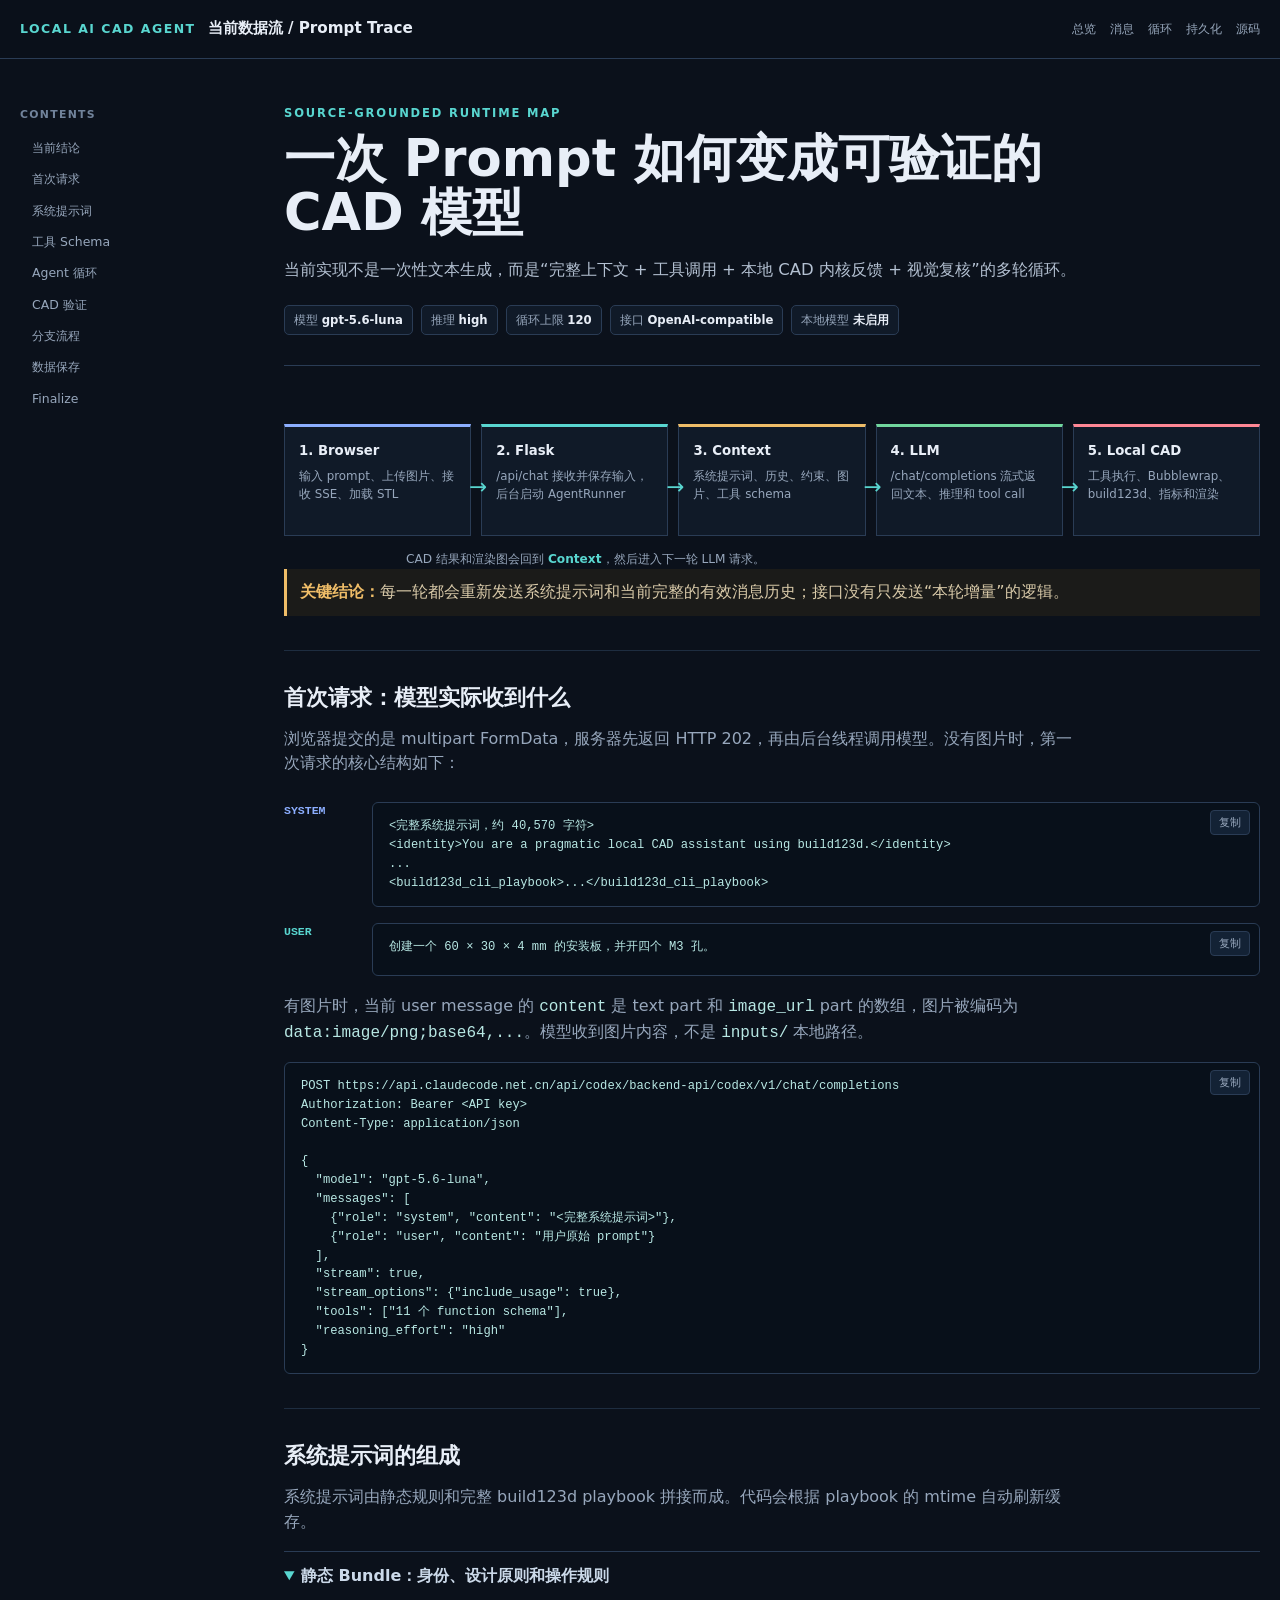
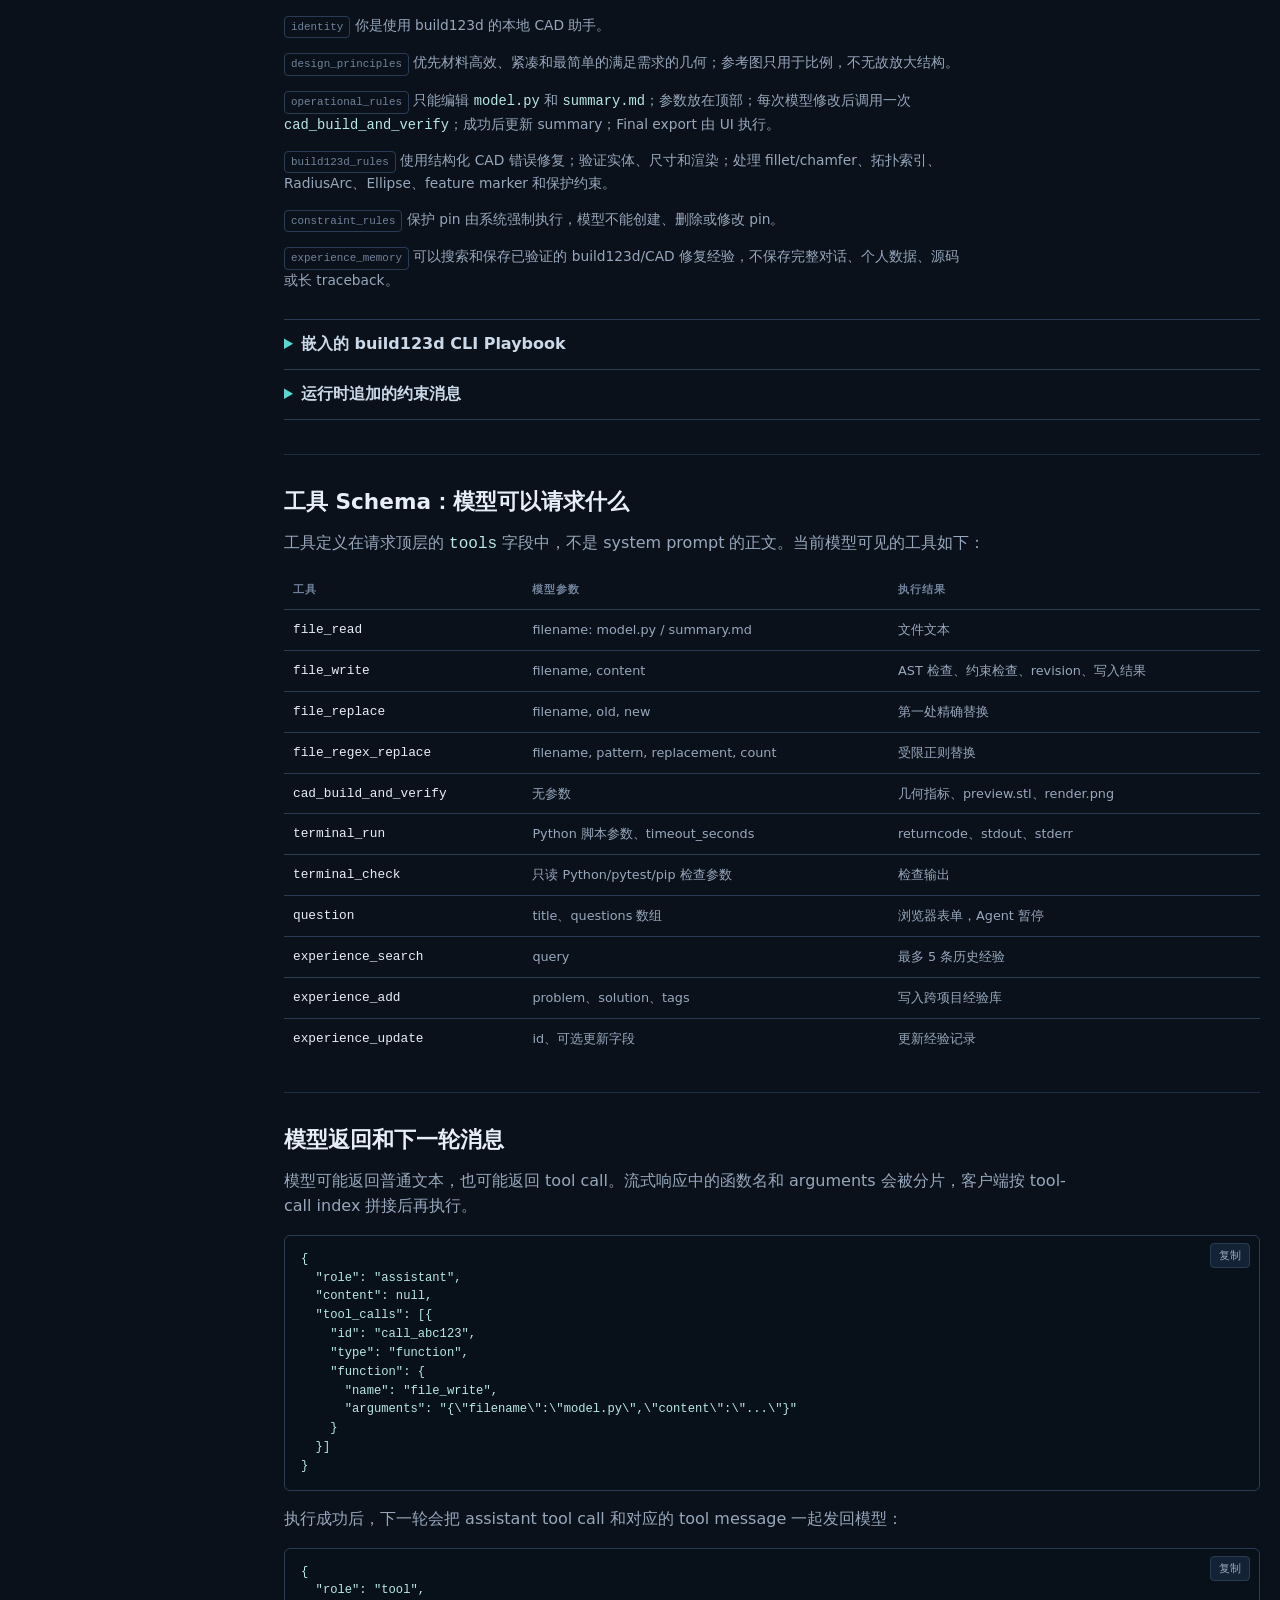
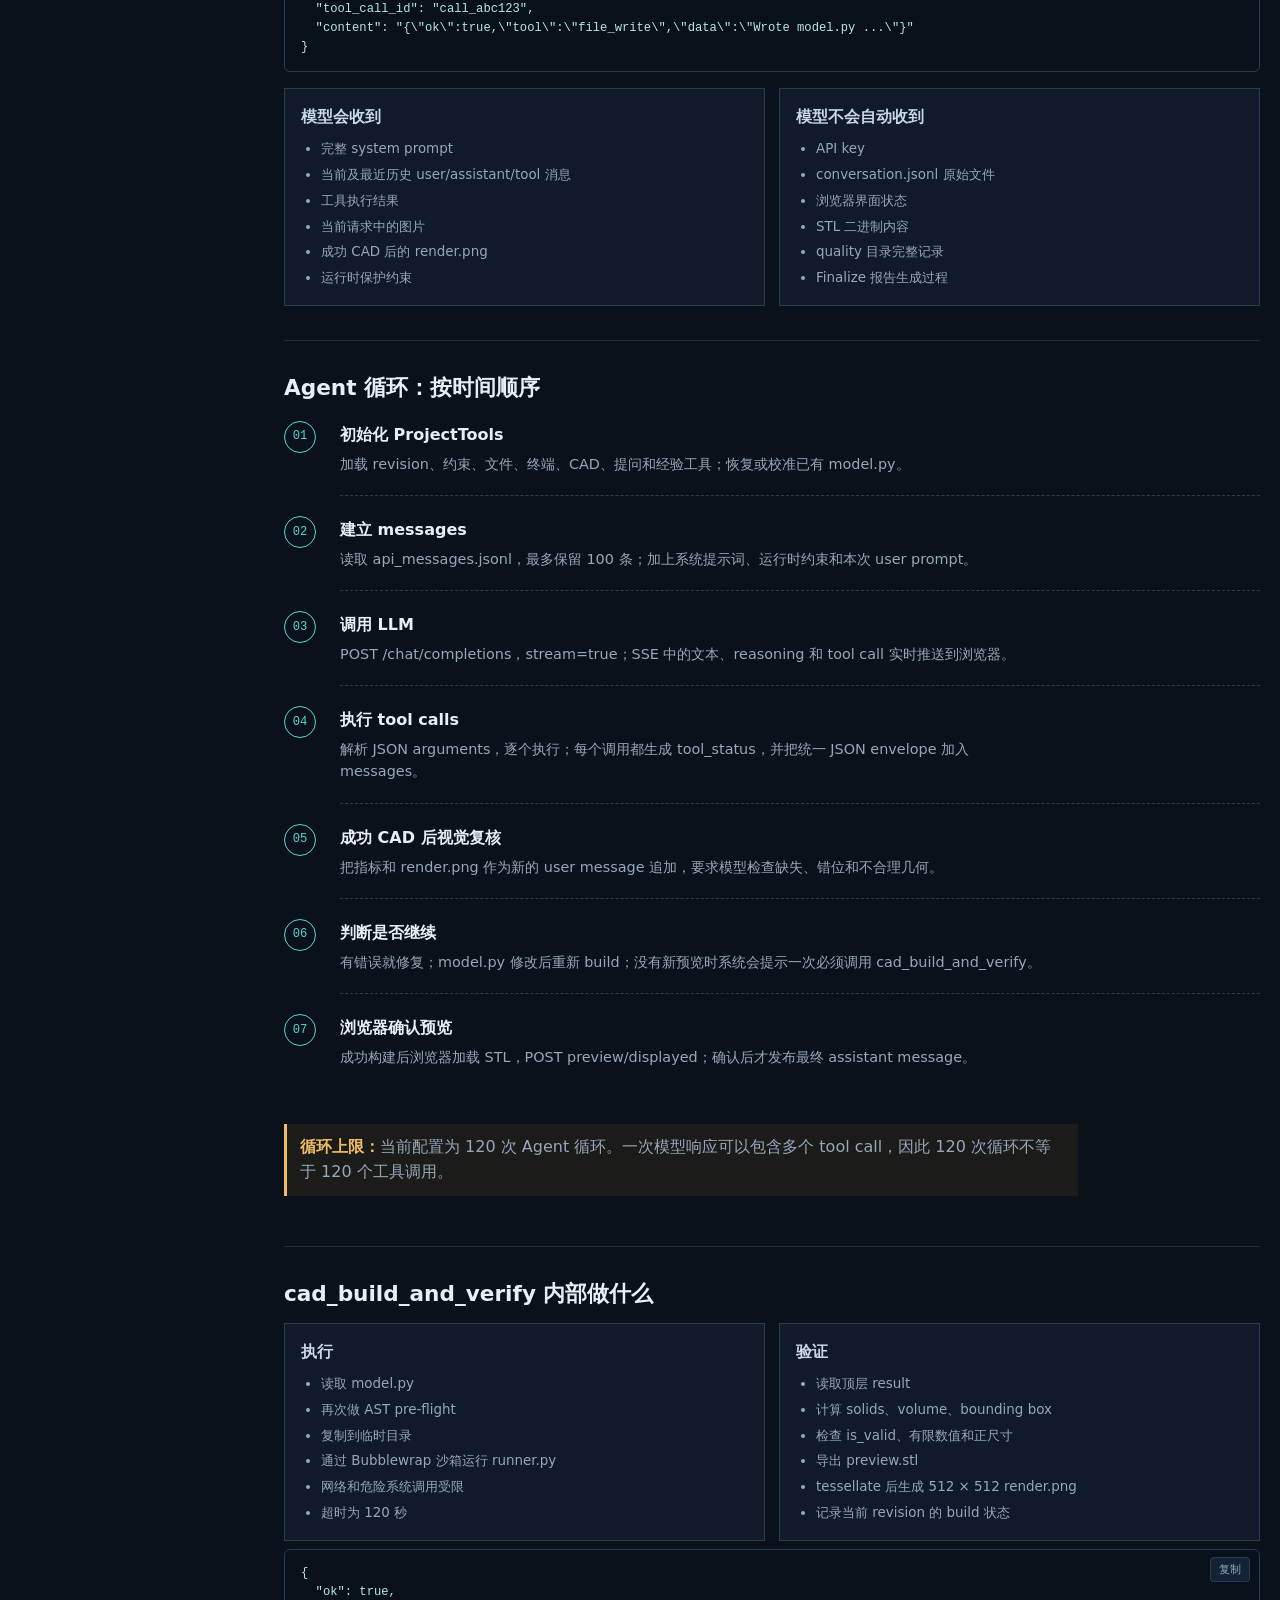
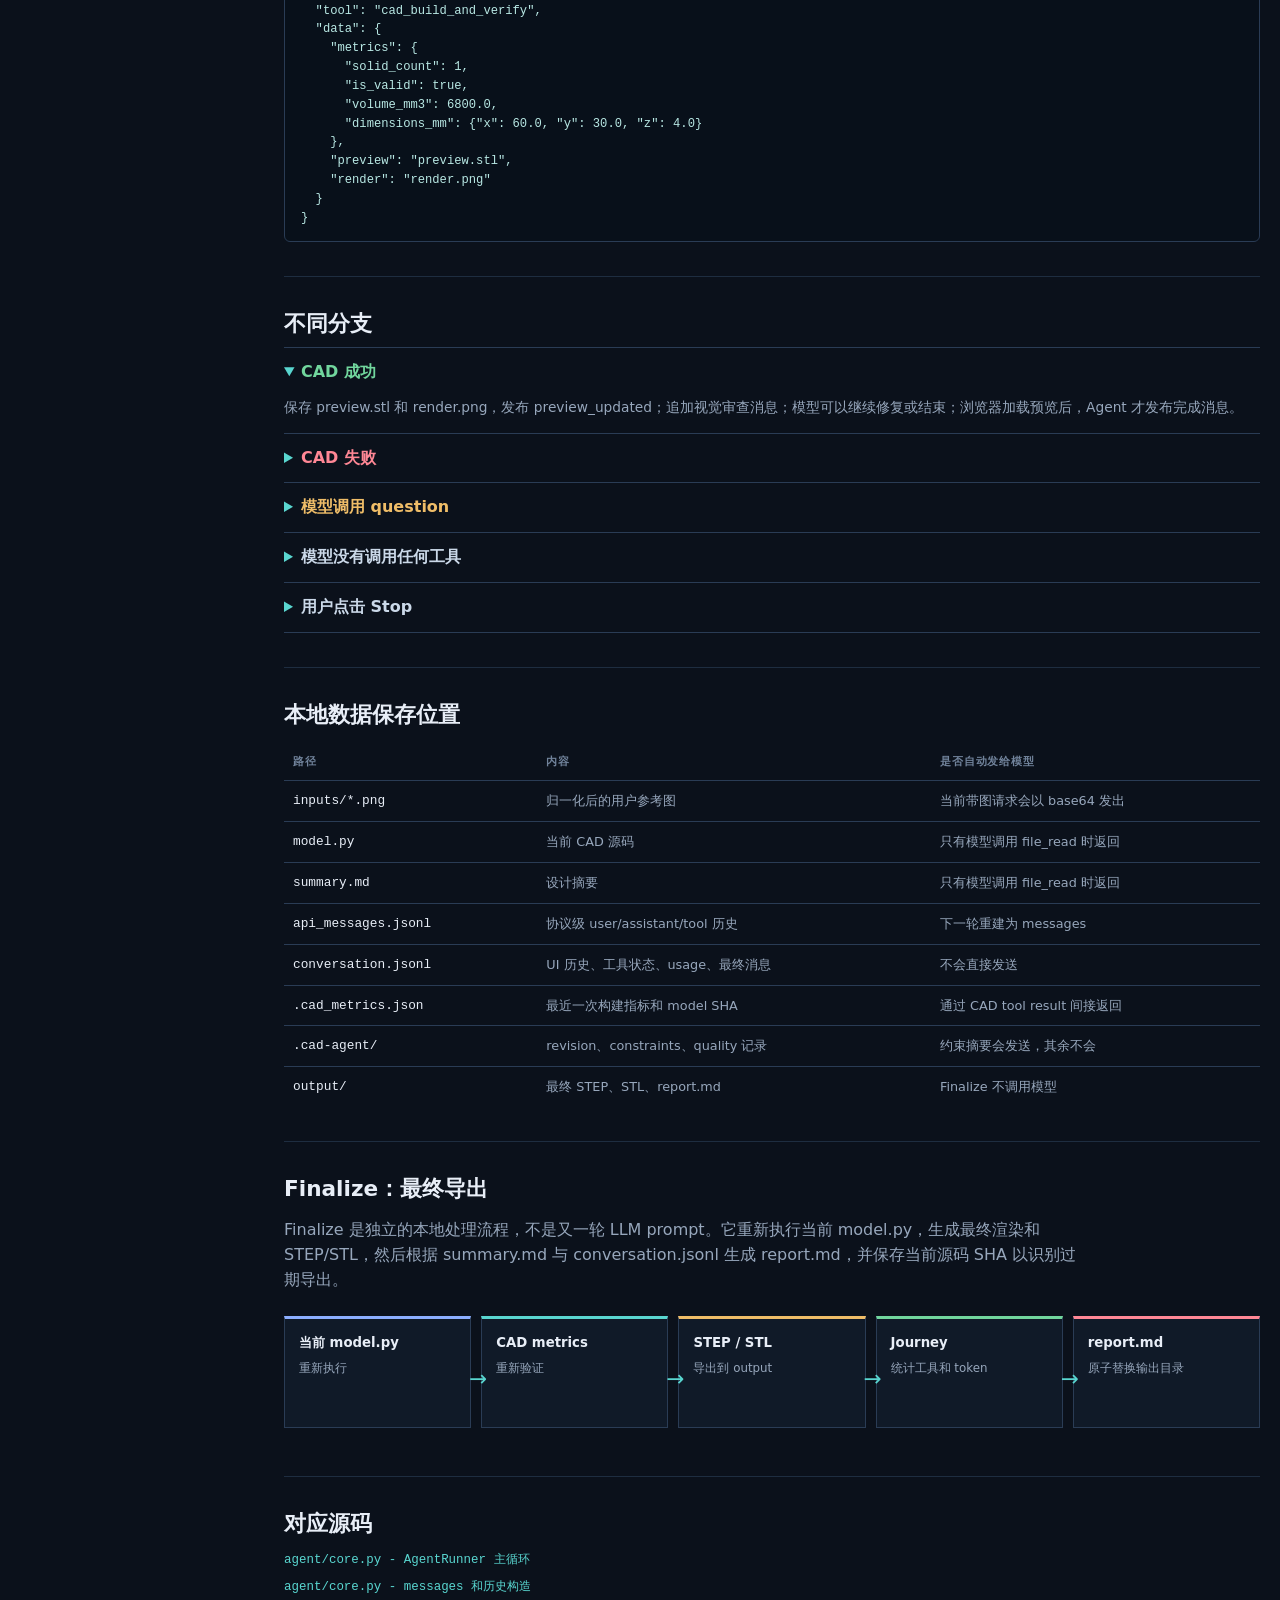
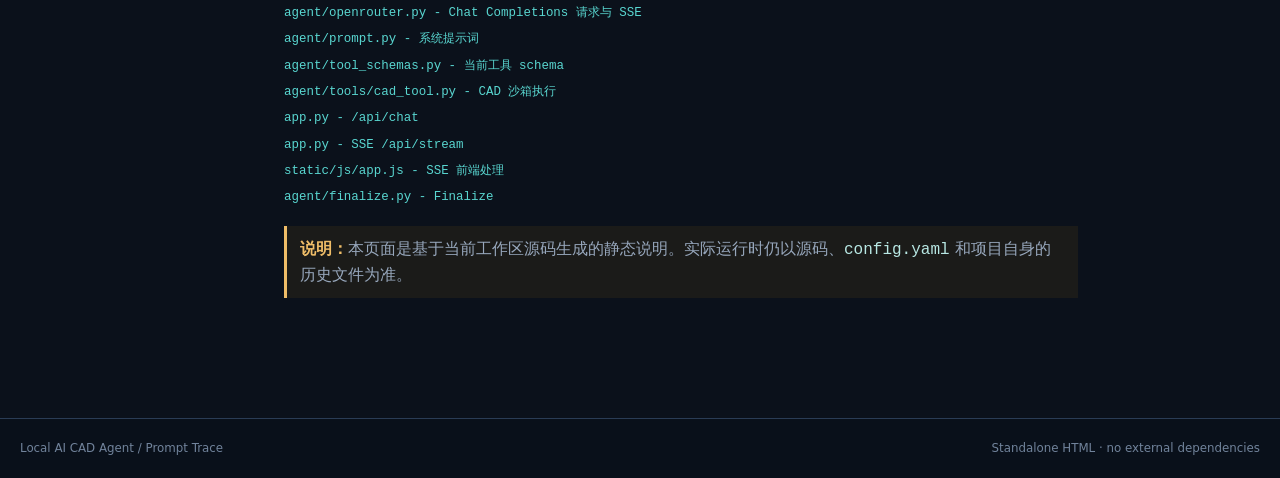
<file: data-flow.html>
<!doctype html>
<html lang="zh-CN">
<head>
  <meta charset="utf-8">
  <meta name="viewport" content="width=device-width, initial-scale=1">
  <meta name="description" content="Local AI CAD Agent 当前数据流与模型上下文说明">
  <title>Local AI CAD Agent - 当前数据流</title>
  <style>
    :root {
      color-scheme: dark;
      --bg: #0b111b;
      --band: #101a28;
      --band-2: #132235;
      --line: #2a3c55;
      --line-soft: #1e2d40;
      --text: #e8eef7;
      --muted: #97a7bc;
      --subtle: #71839b;
      --cyan: #59d6d0;
      --blue: #8caeff;
      --amber: #efbd68;
      --green: #71d69d;
      --red: #ff8795;
      --mono: "SFMono-Regular", Consolas, "Liberation Mono", monospace;
      font-family: Inter, ui-sans-serif, system-ui, -apple-system, BlinkMacSystemFont, "Segoe UI", sans-serif;
      background: var(--bg);
      color: var(--text);
    }

    * { box-sizing: border-box; }
    html { scroll-behavior: smooth; }
    body { margin: 0; min-width: 320px; background: var(--bg); line-height: 1.55; }
    a { color: var(--cyan); text-decoration: none; }
    a:hover { text-decoration: underline; }
    code, pre { font-family: var(--mono); }
    code { color: #b8e8e4; }
    p { max-width: 78ch; }

    .topbar {
      position: sticky;
      top: 0;
      z-index: 10;
      border-bottom: 1px solid var(--line);
      background: #0b111bf2;
      backdrop-filter: blur(12px);
    }
    .topbar-inner, .layout, .footer-inner { width: min(1440px, calc(100% - 40px)); margin: 0 auto; }
    .topbar-inner { display: flex; align-items: center; justify-content: space-between; gap: 18px; min-height: 58px; }
    .brand { display: flex; align-items: baseline; gap: 12px; min-width: 0; }
    .brand strong { color: var(--cyan); font-size: .78rem; letter-spacing: .12em; text-transform: uppercase; white-space: nowrap; }
    .brand span { overflow: hidden; color: var(--text); font-size: .95rem; font-weight: 700; text-overflow: ellipsis; white-space: nowrap; }
    .topbar nav { display: flex; gap: 14px; overflow: auto; white-space: nowrap; }
    .topbar nav a { color: var(--muted); font-size: .78rem; }
    .topbar nav a:hover { color: var(--text); }

    .layout { display: grid; grid-template-columns: 230px minmax(0, 1fr); gap: 34px; padding: 34px 0 70px; }
    .toc { position: sticky; top: 88px; align-self: start; padding: 14px 0; }
    .toc-label { margin-bottom: 8px; color: var(--subtle); font-size: .68rem; font-weight: 800; letter-spacing: .12em; text-transform: uppercase; }
    .toc a { display: block; padding: 6px 10px; border-left: 2px solid transparent; color: var(--muted); font-size: .78rem; }
    .toc a:hover { border-left-color: var(--cyan); color: var(--text); text-decoration: none; }

    main { min-width: 0; }
    .intro { padding: 12px 0 30px; border-bottom: 1px solid var(--line); }
    .eyebrow { margin: 0 0 8px; color: var(--cyan); font-size: .72rem; font-weight: 800; letter-spacing: .16em; text-transform: uppercase; }
    h1 { max-width: 850px; margin: 0; color: var(--text); font-size: clamp(2rem, 4vw, 4.2rem); line-height: 1.06; letter-spacing: 0; }
    .lead { margin: 18px 0 0; color: #b4c1d2; font-size: 1.03rem; }
    .meta-row { display: flex; flex-wrap: wrap; gap: 8px; margin-top: 22px; }
    .meta { padding: 5px 9px; border: 1px solid var(--line); border-radius: 5px; background: var(--band); color: var(--muted); font-size: .73rem; }
    .meta b { color: var(--text); font-weight: 700; }

    .section { padding: 34px 0; border-bottom: 1px solid var(--line-soft); }
    .section:last-child { border-bottom: 0; }
    h2 { margin: 0 0 10px; color: var(--text); font-size: 1.35rem; line-height: 1.2; }
    h3 { margin: 26px 0 8px; color: #c9d8e9; font-size: .98rem; }
    .section > p { color: var(--muted); }
    .note { padding: 11px 13px; border-left: 3px solid var(--amber); background: #1b1b19; color: #d9caa9; }
    .note strong { color: var(--amber); }

    .flow {
      display: grid;
      grid-template-columns: repeat(5, minmax(120px, 1fr));
      gap: 10px;
      align-items: stretch;
      margin: 24px 0 14px;
    }
    .flow-node { position: relative; min-height: 112px; padding: 14px; border: 1px solid var(--line); border-top: 3px solid var(--blue); background: var(--band); }
    .flow-node:nth-child(2) { border-top-color: var(--cyan); }
    .flow-node:nth-child(3) { border-top-color: var(--amber); }
    .flow-node:nth-child(4) { border-top-color: var(--green); }
    .flow-node:nth-child(5) { border-top-color: var(--red); }
    .flow-node:not(:last-child)::after { position: absolute; top: 43px; right: -17px; z-index: 1; color: var(--cyan); content: "→"; font-size: 1.35rem; }
    .flow-node strong { display: block; margin-bottom: 5px; color: var(--text); font-size: .83rem; }
    .flow-node span { display: block; color: var(--muted); font-size: .74rem; }
    .flow-loop { margin: 0; color: var(--subtle); font-size: .76rem; text-align: center; }
    .flow-loop b { color: var(--cyan); }

    .timeline { display: grid; gap: 0; margin-top: 20px; }
    .step { display: grid; grid-template-columns: 42px minmax(0, 1fr); gap: 14px; padding: 0 0 20px; }
    .step-index { display: grid; width: 32px; height: 32px; place-items: center; border: 1px solid var(--cyan); border-radius: 50%; color: var(--cyan); font-family: var(--mono); font-size: .76rem; }
    .step-body { padding-bottom: 20px; border-bottom: 1px dashed var(--line); }
    .step:last-child .step-body { border-bottom: 0; }
    .step-title { margin: 2px 0 5px; color: var(--text); font-weight: 800; }
    .step-body p { margin: 0; color: var(--muted); font-size: .9rem; }

    .message-stack { display: grid; gap: 8px; margin: 18px 0; }
    .message-row { display: grid; grid-template-columns: 76px minmax(0, 1fr); gap: 12px; align-items: start; }
    .role { padding-top: 8px; color: var(--subtle); font-family: var(--mono); font-size: .72rem; font-weight: 700; text-transform: uppercase; }
    .role.system { color: var(--blue); }
    .role.user { color: var(--cyan); }
    .role.assistant { color: var(--amber); }
    .role.tool { color: var(--green); }
    pre { position: relative; overflow: auto; margin: 8px 0 0; padding: 14px 16px; border: 1px solid var(--line); border-radius: 6px; background: #08101a; color: #d7e3f1; font-size: .76rem; line-height: 1.55; white-space: pre-wrap; word-break: break-word; }
    .copy { float: right; margin: -7px -7px 5px 12px; padding: 4px 8px; border: 1px solid var(--line); border-radius: 4px; background: var(--band-2); color: var(--muted); cursor: pointer; font-size: .7rem; }
    .copy:hover { border-color: var(--cyan); color: var(--text); }

    .grid-2 { display: grid; grid-template-columns: repeat(2, minmax(0, 1fr)); gap: 14px; margin-top: 16px; }
    .panel { min-width: 0; padding: 16px; border: 1px solid var(--line); background: var(--band); }
    .panel h3 { margin-top: 0; }
    .panel p { margin: 0; color: var(--muted); font-size: .86rem; }
    .panel ul { margin: 10px 0 0; padding-left: 20px; color: var(--muted); font-size: .84rem; }
    .panel li + li { margin-top: 5px; }

    table { width: 100%; margin-top: 16px; border-collapse: collapse; font-size: .8rem; }
    th, td { padding: 10px 9px; border-bottom: 1px solid var(--line); vertical-align: top; text-align: left; }
    th { color: var(--subtle); font-size: .68rem; letter-spacing: .08em; text-transform: uppercase; }
    td { color: var(--muted); }
    td:first-child { color: var(--text); font-family: var(--mono); white-space: nowrap; }
    tr:last-child td { border-bottom: 0; }

    details { border-top: 1px solid var(--line); }
    details:last-of-type { border-bottom: 1px solid var(--line); }
    summary { padding: 12px 0; color: #cbd9e9; cursor: pointer; font-weight: 750; }
    summary::marker { color: var(--cyan); }
    details > div { padding: 0 0 14px; color: var(--muted); font-size: .86rem; }
    .source-list { display: grid; gap: 7px; margin-top: 14px; }
    .source-list a { font-family: var(--mono); font-size: .78rem; }
    .tag { display: inline-block; padding: 2px 6px; border: 1px solid var(--line); border-radius: 4px; color: var(--subtle); font-family: var(--mono); font-size: .68rem; }
    .ok { color: var(--green); }
    .warn { color: var(--amber); }
    .danger { color: var(--red); }

    footer { border-top: 1px solid var(--line); background: #09101a; }
    .footer-inner { display: flex; flex-wrap: wrap; justify-content: space-between; gap: 12px; padding: 20px 0; color: var(--subtle); font-size: .74rem; }

    @media (max-width: 1000px) {
      .layout { grid-template-columns: 1fr; gap: 0; }
      .toc { position: static; display: flex; flex-wrap: wrap; gap: 4px 12px; padding: 0 0 18px; }
      .toc-label { width: 100%; }
      .toc a { padding: 3px 0; border-left: 0; }
    }
    @media (max-width: 720px) {
      .topbar-inner, .layout, .footer-inner { width: min(100% - 24px, 1440px); }
      .topbar-inner { min-height: 52px; }
      .topbar nav { display: none; }
      .flow { grid-template-columns: 1fr; }
      .flow-node { min-height: 0; }
      .flow-node:not(:last-child)::after { top: auto; right: auto; bottom: -18px; left: 50%; content: "↓"; }
      .grid-2 { grid-template-columns: 1fr; }
      .message-row { grid-template-columns: 1fr; gap: 2px; }
      .role { padding-top: 8px; }
      table { display: block; overflow-x: auto; white-space: nowrap; }
      td { white-space: normal; }
    }
  </style>
</head>
<body>
  <header class="topbar">
    <div class="topbar-inner">
      <div class="brand">
        <strong>Local AI CAD Agent</strong>
        <span>当前数据流 / Prompt Trace</span>
      </div>
      <nav aria-label="页面导航">
        <a href="#overview">总览</a>
        <a href="#messages">消息</a>
        <a href="#loop">循环</a>
        <a href="#storage">持久化</a>
        <a href="#sources">源码</a>
      </nav>
    </div>
  </header>

  <div class="layout">
    <aside class="toc" aria-label="目录">
      <div class="toc-label">Contents</div>
      <a href="#overview">当前结论</a>
      <a href="#request">首次请求</a>
      <a href="#prompt">系统提示词</a>
      <a href="#tools">工具 Schema</a>
      <a href="#loop">Agent 循环</a>
      <a href="#cad">CAD 验证</a>
      <a href="#branches">分支流程</a>
      <a href="#storage">数据保存</a>
      <a href="#finalize">Finalize</a>
    </aside>

    <main>
      <section class="intro" id="overview">
        <p class="eyebrow">Source-grounded runtime map</p>
        <h1>一次 Prompt 如何变成可验证的 CAD 模型</h1>
        <p class="lead">当前实现不是一次性文本生成，而是“完整上下文 + 工具调用 + 本地 CAD 内核反馈 + 视觉复核”的多轮循环。</p>
        <div class="meta-row">
          <span class="meta">模型 <b>gpt-5.6-luna</b></span>
          <span class="meta">推理 <b>high</b></span>
          <span class="meta">循环上限 <b>120</b></span>
          <span class="meta">接口 <b>OpenAI-compatible</b></span>
          <span class="meta">本地模型 <b>未启用</b></span>
        </div>
      </section>

      <section class="section">
        <div class="flow" aria-label="数据流图">
          <div class="flow-node"><strong>1. Browser</strong><span>输入 prompt、上传图片、接收 SSE、加载 STL</span></div>
          <div class="flow-node"><strong>2. Flask</strong><span>/api/chat 接收并保存输入，后台启动 AgentRunner</span></div>
          <div class="flow-node"><strong>3. Context</strong><span>系统提示词、历史、约束、图片、工具 schema</span></div>
          <div class="flow-node"><strong>4. LLM</strong><span>/chat/completions 流式返回文本、推理和 tool call</span></div>
          <div class="flow-node"><strong>5. Local CAD</strong><span>工具执行、Bubblewrap、build123d、指标和渲染</span></div>
        </div>
        <p class="flow-loop">CAD 结果和渲染图会回到 <b>Context</b>，然后进入下一轮 LLM 请求。</p>
        <div class="note"><strong>关键结论：</strong>每一轮都会重新发送系统提示词和当前完整的有效消息历史；接口没有只发送“本轮增量”的逻辑。</div>
      </section>

      <section class="section" id="request">
        <h2>首次请求：模型实际收到什么</h2>
        <p>浏览器提交的是 multipart FormData，服务器先返回 HTTP 202，再由后台线程调用模型。没有图片时，第一次请求的核心结构如下：</p>
        <div class="message-stack">
          <div class="message-row"><div class="role system">system</div><div><pre><button class="copy" data-copy="system-placeholder">复制</button><code id="system-placeholder">&lt;完整系统提示词，约 40,570 字符&gt;
&lt;identity&gt;You are a pragmatic local CAD assistant using build123d.&lt;/identity&gt;
...
&lt;build123d_cli_playbook&gt;...&lt;/build123d_cli_playbook&gt;</code></pre></div></div>
          <div class="message-row"><div class="role user">user</div><div><pre><button class="copy" data-copy="user-placeholder">复制</button><code id="user-placeholder">创建一个 60 × 30 × 4 mm 的安装板，并开四个 M3 孔。</code></pre></div></div>
        </div>
        <p>有图片时，当前 user message 的 <code>content</code> 是 text part 和 <code>image_url</code> part 的数组，图片被编码为 <code>data:image/png;base64,...</code>。模型收到图片内容，不是 <code>inputs/</code> 本地路径。</p>
        <pre><button class="copy" data-copy="first-request">复制</button><code id="first-request">POST https://api.claudecode.net.cn/api/codex/backend-api/codex/v1/chat/completions
Authorization: Bearer &lt;API key&gt;
Content-Type: application/json

{
  "model": "gpt-5.6-luna",
  "messages": [
    {"role": "system", "content": "&lt;完整系统提示词&gt;"},
    {"role": "user", "content": "用户原始 prompt"}
  ],
  "stream": true,
  "stream_options": {"include_usage": true},
  "tools": ["11 个 function schema"],
  "reasoning_effort": "high"
}</code></pre>
      </section>

      <section class="section" id="prompt">
        <h2>系统提示词的组成</h2>
        <p>系统提示词由静态规则和完整 build123d playbook 拼接而成。代码会根据 playbook 的 mtime 自动刷新缓存。</p>
        <details open>
          <summary>静态 Bundle：身份、设计原则和操作规则</summary>
          <div>
            <p><span class="tag">identity</span> 你是使用 build123d 的本地 CAD 助手。</p>
            <p><span class="tag">design_principles</span> 优先材料高效、紧凑和最简单的满足需求的几何；参考图只用于比例，不无故放大结构。</p>
            <p><span class="tag">operational_rules</span> 只能编辑 <code>model.py</code> 和 <code>summary.md</code>；参数放在顶部；每次模型修改后调用一次 <code>cad_build_and_verify</code>；成功后更新 summary；Final export 由 UI 执行。</p>
            <p><span class="tag">build123d_rules</span> 使用结构化 CAD 错误修复；验证实体、尺寸和渲染；处理 fillet/chamfer、拓扑索引、RadiusArc、Ellipse、feature marker 和保护约束。</p>
            <p><span class="tag">constraint_rules</span> 保护 pin 由系统强制执行，模型不能创建、删除或修改 pin。</p>
            <p><span class="tag">experience_memory</span> 可以搜索和保存已验证的 build123d/CAD 修复经验，不保存完整对话、个人数据、源码或长 traceback。</p>
          </div>
        </details>
        <details>
          <summary>嵌入的 build123d CLI Playbook</summary>
          <div>
            <p>当前 playbook 为 875 行、约 36 KB，包含执行契约、参数化建模、基础 API、拓扑选择、15 个完整示例、常见错误修复、策略指南和 pre-flight checklist。</p>
            <p>模型因此会看到 <code>result</code> 变量约定、毫米单位、Builder/Algebra 模式、Box/Cylinder/Hole/Sketch/Extrude/Revolve/Sweep/Loft 等具体 API 约束，而不是只依赖训练记忆。</p>
          </div>
        </details>
        <details>
          <summary>运行时追加的约束消息</summary>
          <div>
            <p>如果项目存在用户保护项，系统会在历史之后、当前 prompt 之前加入：</p>
            <pre><button class="copy" data-copy="constraints">复制</button><code id="constraints">&lt;runtime_active_constraints&gt;
Protected (do not change):
- parameter: HOLE_DIAMETER
- source_feature: base_plate
&lt;/runtime_active_constraints&gt;</code></pre>
          </div>
        </details>
      </section>

      <section class="section" id="tools">
        <h2>工具 Schema：模型可以请求什么</h2>
        <p>工具定义在请求顶层的 <code>tools</code> 字段中，不是 system prompt 的正文。当前模型可见的工具如下：</p>
        <table>
          <thead><tr><th>工具</th><th>模型参数</th><th>执行结果</th></tr></thead>
          <tbody>
            <tr><td>file_read</td><td>filename: model.py / summary.md</td><td>文件文本</td></tr>
            <tr><td>file_write</td><td>filename, content</td><td>AST 检查、约束检查、revision、写入结果</td></tr>
            <tr><td>file_replace</td><td>filename, old, new</td><td>第一处精确替换</td></tr>
            <tr><td>file_regex_replace</td><td>filename, pattern, replacement, count</td><td>受限正则替换</td></tr>
            <tr><td>cad_build_and_verify</td><td>无参数</td><td>几何指标、preview.stl、render.png</td></tr>
            <tr><td>terminal_run</td><td>Python 脚本参数、timeout_seconds</td><td>returncode、stdout、stderr</td></tr>
            <tr><td>terminal_check</td><td>只读 Python/pytest/pip 检查参数</td><td>检查输出</td></tr>
            <tr><td>question</td><td>title、questions 数组</td><td>浏览器表单，Agent 暂停</td></tr>
            <tr><td>experience_search</td><td>query</td><td>最多 5 条历史经验</td></tr>
            <tr><td>experience_add</td><td>problem、solution、tags</td><td>写入跨项目经验库</td></tr>
            <tr><td>experience_update</td><td>id、可选更新字段</td><td>更新经验记录</td></tr>
          </tbody>
        </table>
      </section>

      <section class="section" id="messages">
        <h2>模型返回和下一轮消息</h2>
        <p>模型可能返回普通文本，也可能返回 tool call。流式响应中的函数名和 arguments 会被分片，客户端按 tool-call index 拼接后再执行。</p>
        <pre><button class="copy" data-copy="assistant-tool-call">复制</button><code id="assistant-tool-call">{
  "role": "assistant",
  "content": null,
  "tool_calls": [{
    "id": "call_abc123",
    "type": "function",
    "function": {
      "name": "file_write",
      "arguments": "{\"filename\":\"model.py\",\"content\":\"...\"}"
    }
  }]
}</code></pre>
        <p>执行成功后，下一轮会把 assistant tool call 和对应的 tool message 一起发回模型：</p>
        <pre><button class="copy" data-copy="tool-result">复制</button><code id="tool-result">{
  "role": "tool",
  "tool_call_id": "call_abc123",
  "content": "{\"ok\":true,\"tool\":\"file_write\",\"data\":\"Wrote model.py ...\"}"
}</code></pre>
        <div class="grid-2">
          <div class="panel"><h3>模型会收到</h3><ul><li>完整 system prompt</li><li>当前及最近历史 user/assistant/tool 消息</li><li>工具执行结果</li><li>当前请求中的图片</li><li>成功 CAD 后的 render.png</li><li>运行时保护约束</li></ul></div>
          <div class="panel"><h3>模型不会自动收到</h3><ul><li>API key</li><li>conversation.jsonl 原始文件</li><li>浏览器界面状态</li><li>STL 二进制内容</li><li>quality 目录完整记录</li><li>Finalize 报告生成过程</li></ul></div>
        </div>
      </section>

      <section class="section" id="loop">
        <h2>Agent 循环：按时间顺序</h2>
        <div class="timeline">
          <div class="step"><div class="step-index">01</div><div class="step-body"><div class="step-title">初始化 ProjectTools</div><p>加载 revision、约束、文件、终端、CAD、提问和经验工具；恢复或校准已有 model.py。</p></div></div>
          <div class="step"><div class="step-index">02</div><div class="step-body"><div class="step-title">建立 messages</div><p>读取 api_messages.jsonl，最多保留 100 条；加上系统提示词、运行时约束和本次 user prompt。</p></div></div>
          <div class="step"><div class="step-index">03</div><div class="step-body"><div class="step-title">调用 LLM</div><p>POST /chat/completions，stream=true；SSE 中的文本、reasoning 和 tool call 实时推送到浏览器。</p></div></div>
          <div class="step"><div class="step-index">04</div><div class="step-body"><div class="step-title">执行 tool calls</div><p>解析 JSON arguments，逐个执行；每个调用都生成 tool_status，并把统一 JSON envelope 加入 messages。</p></div></div>
          <div class="step"><div class="step-index">05</div><div class="step-body"><div class="step-title">成功 CAD 后视觉复核</div><p>把指标和 render.png 作为新的 user message 追加，要求模型检查缺失、错位和不合理几何。</p></div></div>
          <div class="step"><div class="step-index">06</div><div class="step-body"><div class="step-title">判断是否继续</div><p>有错误就修复；model.py 修改后重新 build；没有新预览时系统会提示一次必须调用 cad_build_and_verify。</p></div></div>
          <div class="step"><div class="step-index">07</div><div class="step-body"><div class="step-title">浏览器确认预览</div><p>成功构建后浏览器加载 STL，POST preview/displayed；确认后才发布最终 assistant message。</p></div></div>
        </div>
        <p class="note"><strong>循环上限：</strong>当前配置为 120 次 Agent 循环。一次模型响应可以包含多个 tool call，因此 120 次循环不等于 120 个工具调用。</p>
      </section>

      <section class="section" id="cad">
        <h2>cad_build_and_verify 内部做什么</h2>
        <div class="grid-2">
          <div class="panel"><h3>执行</h3><ul><li>读取 model.py</li><li>再次做 AST pre-flight</li><li>复制到临时目录</li><li>通过 Bubblewrap 沙箱运行 runner.py</li><li>网络和危险系统调用受限</li><li>超时为 120 秒</li></ul></div>
          <div class="panel"><h3>验证</h3><ul><li>读取顶层 result</li><li>计算 solids、volume、bounding box</li><li>检查 is_valid、有限数值和正尺寸</li><li>导出 preview.stl</li><li>tessellate 后生成 512 × 512 render.png</li><li>记录当前 revision 的 build 状态</li></ul></div>
        </div>
        <pre><button class="copy" data-copy="cad-result">复制</button><code id="cad-result">{
  "ok": true,
  "tool": "cad_build_and_verify",
  "data": {
    "metrics": {
      "solid_count": 1,
      "is_valid": true,
      "volume_mm3": 6800.0,
      "dimensions_mm": {"x": 60.0, "y": 30.0, "z": 4.0}
    },
    "preview": "preview.stl",
    "render": "render.png"
  }
}</code></pre>
      </section>

      <section class="section" id="branches">
        <h2>不同分支</h2>
        <details open>
          <summary class="ok">CAD 成功</summary>
          <div>保存 preview.stl 和 render.png，发布 preview_updated；追加视觉审查消息；模型可以继续修复或结束；浏览器加载预览后，Agent 才发布完成消息。</div>
        </details>
        <details>
          <summary class="danger">CAD 失败</summary>
          <div>返回带 code、phase、message、retryable、hint 的错误 envelope；模型读取错误并修改 model.py。若最终没有产生新预览，系统发布 agent_error，不会伪装成完成。</div>
        </details>
        <details>
          <summary class="warn">模型调用 question</summary>
          <div>问题通过 SSE 显示在浏览器，写入 .agent_state.json，Agent 暂停。用户回答经过输入类型校验后，被格式化成新的 user message，重新启动 Agent。</div>
        </details>
        <details>
          <summary>模型没有调用任何工具</summary>
          <div>如果这是纯聊天，会直接完成；如果之前已经使用过工具但没有生成新 CAD 预览，系统会先追加“model.py exists but it has not been verified. Call cad_build_and_verify now.”，再给模型一次机会。</div>
        </details>
        <details>
          <summary>用户点击 Stop</summary>
          <div>设置 stop event，终止模型请求、终端进程或 CAD 进程，清理等待问题和 pending preview，并通过 SSE 通知浏览器。</div>
        </details>
      </section>

      <section class="section" id="storage">
        <h2>本地数据保存位置</h2>
        <table>
          <thead><tr><th>路径</th><th>内容</th><th>是否自动发给模型</th></tr></thead>
          <tbody>
            <tr><td>inputs/*.png</td><td>归一化后的用户参考图</td><td>当前带图请求会以 base64 发出</td></tr>
            <tr><td>model.py</td><td>当前 CAD 源码</td><td>只有模型调用 file_read 时返回</td></tr>
            <tr><td>summary.md</td><td>设计摘要</td><td>只有模型调用 file_read 时返回</td></tr>
            <tr><td>api_messages.jsonl</td><td>协议级 user/assistant/tool 历史</td><td>下一轮重建为 messages</td></tr>
            <tr><td>conversation.jsonl</td><td>UI 历史、工具状态、usage、最终消息</td><td>不会直接发送</td></tr>
            <tr><td>.cad_metrics.json</td><td>最近一次构建指标和 model SHA</td><td>通过 CAD tool result 间接返回</td></tr>
            <tr><td>.cad-agent/</td><td>revision、constraints、quality 记录</td><td>约束摘要会发送，其余不会</td></tr>
            <tr><td>output/</td><td>最终 STEP、STL、report.md</td><td>Finalize 不调用模型</td></tr>
          </tbody>
        </table>
      </section>

      <section class="section" id="finalize">
        <h2>Finalize：最终导出</h2>
        <p>Finalize 是独立的本地处理流程，不是又一轮 LLM prompt。它重新执行当前 model.py，生成最终渲染和 STEP/STL，然后根据 summary.md 与 conversation.jsonl 生成 report.md，并保存当前源码 SHA 以识别过期导出。</p>
        <div class="flow" aria-label="Finalize 流程">
          <div class="flow-node"><strong>当前 model.py</strong><span>重新执行</span></div>
          <div class="flow-node"><strong>CAD metrics</strong><span>重新验证</span></div>
          <div class="flow-node"><strong>STEP / STL</strong><span>导出到 output</span></div>
          <div class="flow-node"><strong>Journey</strong><span>统计工具和 token</span></div>
          <div class="flow-node"><strong>report.md</strong><span>原子替换输出目录</span></div>
        </div>
      </section>

      <section class="section" id="sources">
        <h2>对应源码</h2>
        <div class="source-list">
          <a href="agent/core.py#L250">agent/core.py - AgentRunner 主循环</a>
          <a href="agent/core.py#L553">agent/core.py - messages 和历史构造</a>
          <a href="agent/openrouter.py#L232">agent/openrouter.py - Chat Completions 请求与 SSE</a>
          <a href="agent/prompt.py#L91">agent/prompt.py - 系统提示词</a>
          <a href="agent/tool_schemas.py#L31">agent/tool_schemas.py - 当前工具 schema</a>
          <a href="agent/tools/cad_tool.py#L70">agent/tools/cad_tool.py - CAD 沙箱执行</a>
          <a href="app.py#L668">app.py - /api/chat</a>
          <a href="app.py#L1766">app.py - SSE /api/stream</a>
          <a href="static/js/app.js#L792">static/js/app.js - SSE 前端处理</a>
          <a href="agent/finalize.py#L239">agent/finalize.py - Finalize</a>
        </div>
        <p class="note" style="margin-top: 18px"><strong>说明：</strong>本页面是基于当前工作区源码生成的静态说明。实际运行时仍以源码、<code>config.yaml</code> 和项目自身的历史文件为准。</p>
      </section>
    </main>
  </div>

  <footer>
    <div class="footer-inner">
      <span>Local AI CAD Agent / Prompt Trace</span>
      <span>Standalone HTML · no external dependencies</span>
    </div>
  </footer>

  <script>
    document.querySelectorAll('[data-copy]').forEach(button => {
      button.addEventListener('click', async () => {
        const target = document.getElementById(button.dataset.copy);
        if (!target) return;
        try {
          await navigator.clipboard.writeText(target.textContent);
          const old = button.textContent;
          button.textContent = '已复制';
          setTimeout(() => { button.textContent = old; }, 1200);
        } catch {
          button.textContent = '复制失败';
          setTimeout(() => { button.textContent = '复制'; }, 1200);
        }
      });
    });
  </script>
</body>
</html>
</file>
